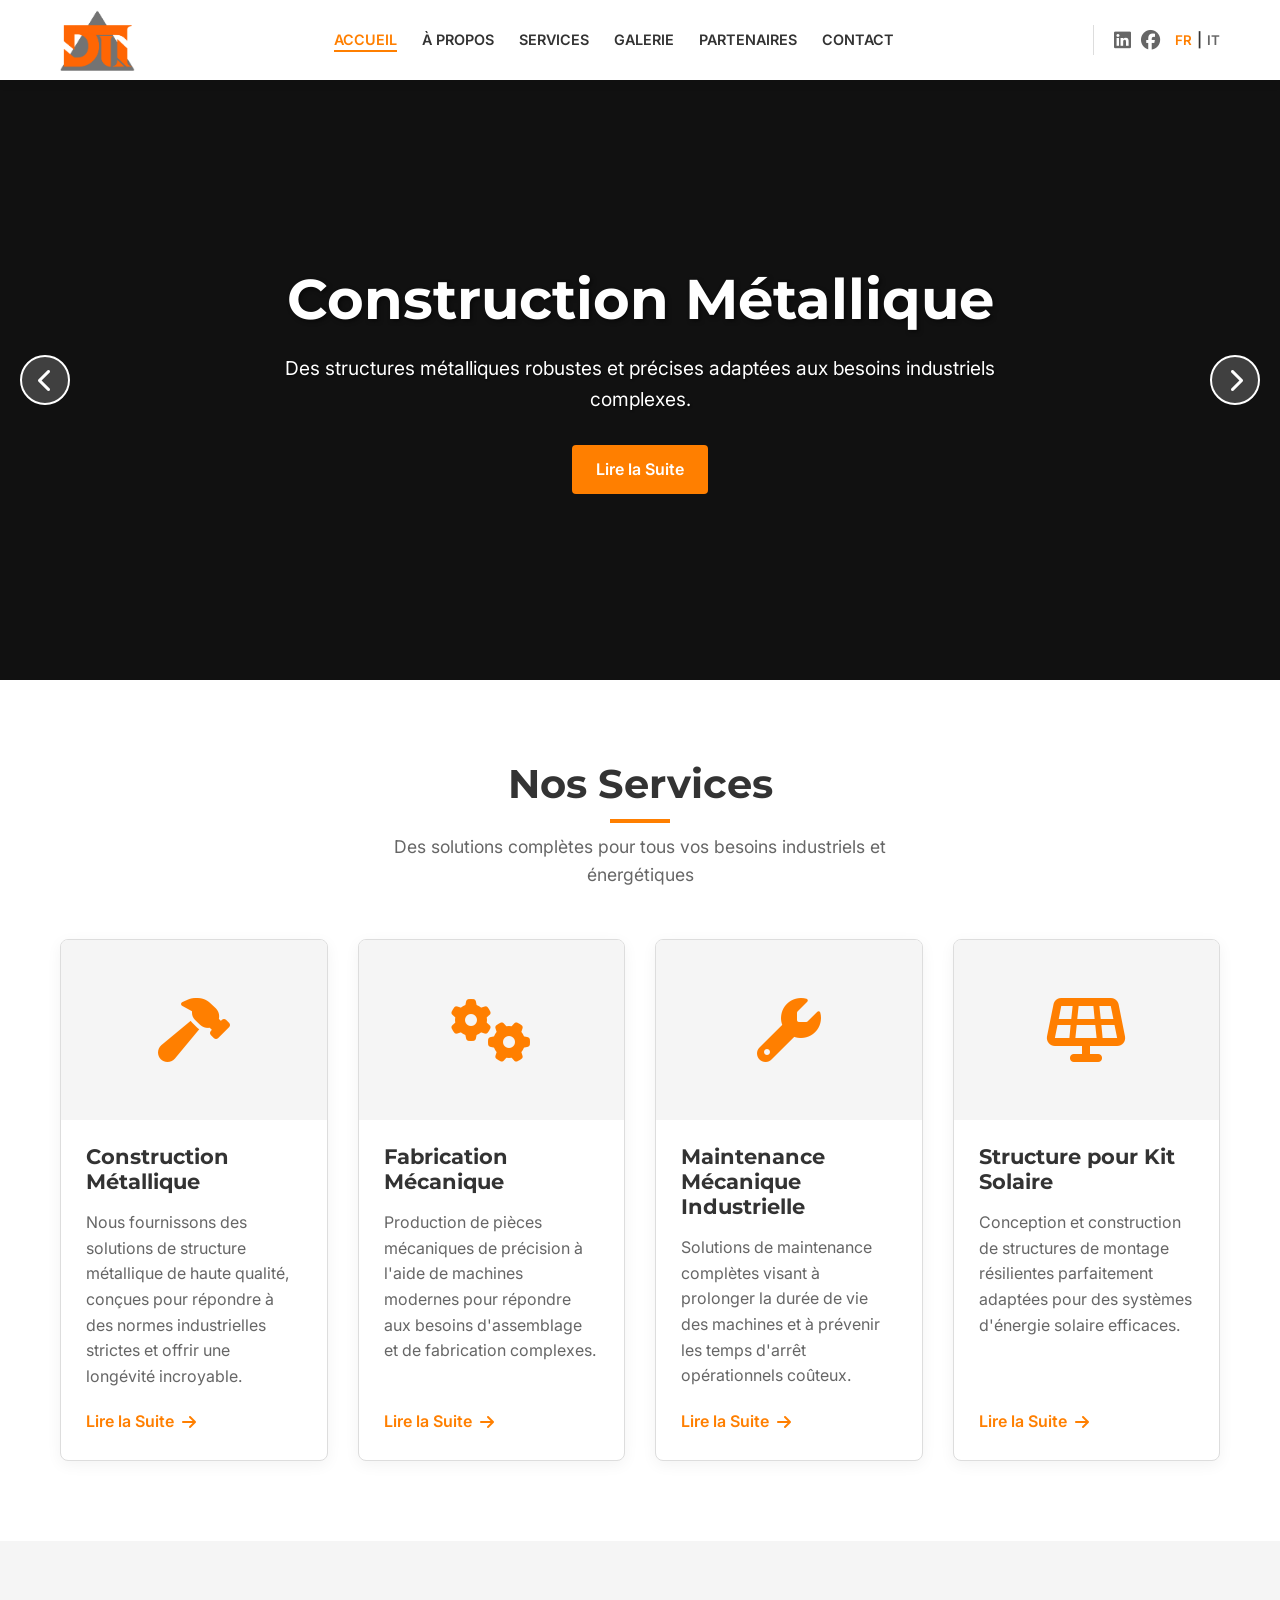
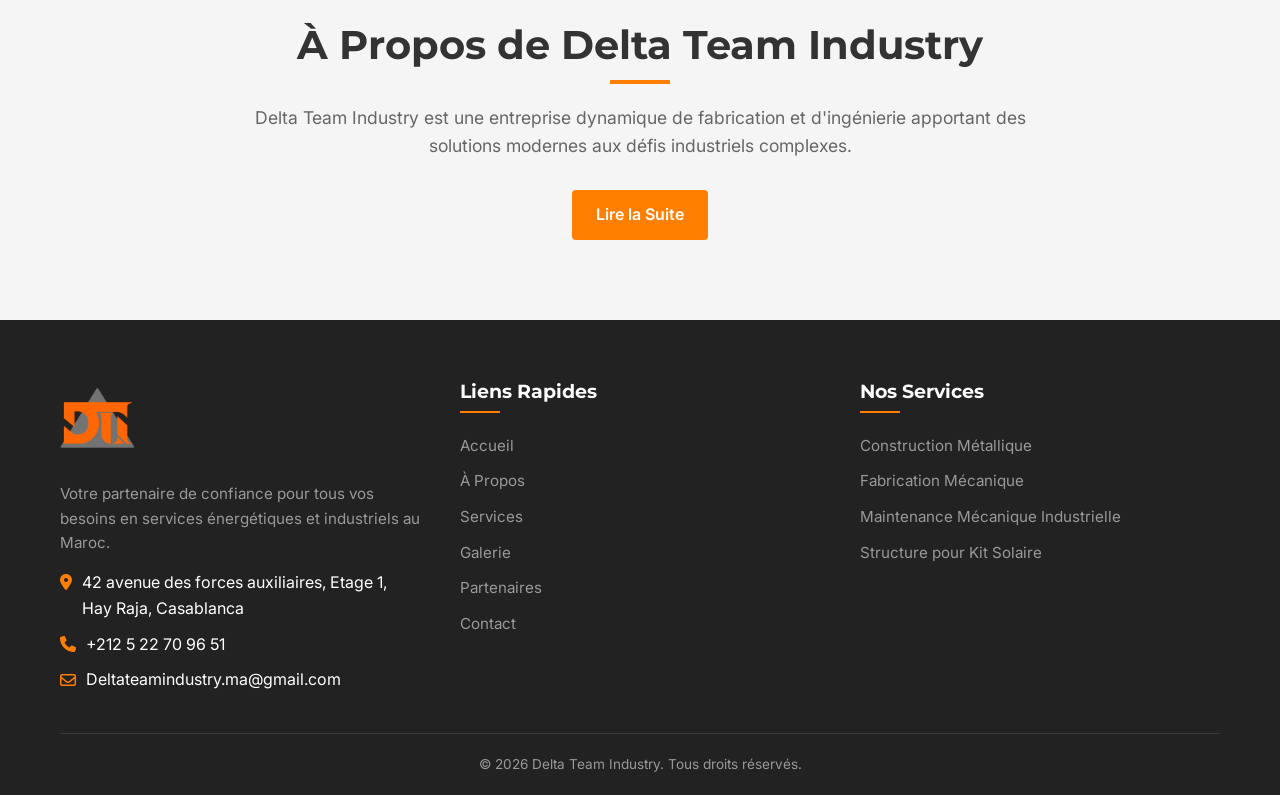
<file: orange 1/orange/index.html>
<!DOCTYPE html>
<html lang="en">

<head>
  <meta charset="UTF-8">
  <meta name="viewport" content="width=device-width, initial-scale=1.0">
  <meta name="description"
    content="Delta Team Industry - Specialists in Metal Construction, Mechanical Manufacturing, Industrial Maintenance, and Solar Structures.">
  <title>Delta Team Industry | Home</title>

  <!-- Fonts -->
  <link rel="preconnect" href="https://fonts.googleapis.com">
  <link rel="preconnect" href="https://fonts.gstatic.com" crossorigin>
  <link
    href="https://fonts.googleapis.com/css2?family=Inter:wght@400;500;600&family=Montserrat:wght@600;700;800&display=swap"
    rel="stylesheet">

  <!-- Icons -->
  <link rel="stylesheet" href="https://cdnjs.cloudflare.com/ajax/libs/font-awesome/6.4.0/css/all.min.css">

  <!-- Styles -->
  <link rel="stylesheet" href="css/style.css">

  <!-- Page Specific CSS: Home Page -->
  <style>
    /* Hero Slider */
    .hero-slider {
      position: relative;
      height: 600px;
      overflow: hidden;
      background-color: var(--bg-dark-gray);
    }

    .slide {
      position: absolute;
      top: 0;
      left: 0;
      width: 100%;
      height: 100%;
      opacity: 0;
      transition: opacity 0.8s ease-in-out;
      display: flex;
      align-items: center;
      justify-content: center;
      background-size: cover;
      background-position: center;
    }

    .slide.active {
      opacity: 1;
      z-index: 10;
    }

    .slide-overlay {
      position: absolute;
      top: 0;
      left: 0;
      width: 100%;
      height: 100%;
      background: rgba(0, 0, 0, 0.5);
    }

    .slide-content {
      position: relative;
      z-index: 20;
      text-align: center;
      color: var(--bg-white);
      max-width: 800px;
      padding: 0 20px;
    }

    .slide-content h2 {
      font-size: 3.5rem;
      color: var(--bg-white);
      margin-bottom: 20px;
      text-shadow: 2px 2px 4px rgba(0, 0, 0, 0.5);
      animation: fadeInUp 0.8s forwards;
    }

    .slide-content p {
      font-size: 1.2rem;
      margin-bottom: 30px;
      text-shadow: 1px 1px 2px rgba(0, 0, 0, 0.5);
      animation: fadeInUp 1s forwards;
    }

    /* Slider Controls */
    .slider-nav {
      position: absolute;
      top: 50%;
      transform: translateY(-50%);
      width: 100%;
      display: flex;
      justify-content: space-between;
      padding: 0 20px;
      z-index: 30;
    }

    .slider-arrow {
      background: rgba(255, 255, 255, 0.2);
      border: 2px solid var(--bg-white);
      color: var(--bg-white);
      width: 50px;
      height: 50px;
      border-radius: 50%;
      display: flex;
      align-items: center;
      justify-content: center;
      cursor: pointer;
      font-size: 1.5rem;
      transition: all var(--transition-speed);
    }

    .slider-arrow:hover {
      background: var(--primary-orange);
      border-color: var(--primary-orange);
    }

    /* Services Section */
    .services-grid {
      display: grid;
      grid-template-columns: repeat(auto-fit, minmax(250px, 1fr));
      gap: 30px;
      margin-top: 50px;
    }

    .service-card {
      background: var(--bg-white);
      border-radius: 8px;
      overflow: hidden;
      box-shadow: 0 4px 15px rgba(0, 0, 0, 0.05);
      transition: transform var(--transition-speed), box-shadow var(--transition-speed);
      border: 1px solid var(--border-color);
      display: flex;
      flex-direction: column;
    }

    .service-card:hover {
      transform: translateY(-10px);
      box-shadow: 0 10px 25px rgba(0, 0, 0, 0.1);
    }

    .service-icon {
      height: 180px;
      background-color: var(--bg-light-gray);
      display: flex;
      align-items: center;
      justify-content: center;
      font-size: 4rem;
      color: var(--primary-orange);
    }

    .service-icon.bg-img {
      background-size: cover;
      background-position: center;
    }

    .service-content {
      padding: 25px;
      flex-grow: 1;
      display: flex;
      flex-direction: column;
    }

    .service-content h3 {
      font-size: 1.3rem;
      margin-bottom: 15px;
    }

    .service-content p {
      color: var(--text-gray);
      margin-bottom: 20px;
      flex-grow: 1;
    }

    .service-link {
      color: var(--primary-orange);
      font-weight: 600;
      display: inline-flex;
      align-items: center;
      gap: 8px;
    }

    .service-link:hover {
      gap: 12px;
      /* Slight animation */
    }

    /* About Section */
    .about-preview {
      background-color: var(--bg-light-gray);
    }

    .about-preview-inner {
      text-align: center;
      max-width: 800px;
      margin: 0 auto;
    }

    .about-preview-inner p {
      font-size: 1.1rem;
      color: var(--text-gray);
      margin-bottom: 30px;
    }

    @keyframes fadeInUp {
      from {
        opacity: 0;
        transform: translateY(20px);
      }

      to {
        opacity: 1;
        transform: translateY(0);
      }
    }

    @media (max-width: 768px) {
      .slide-content h2 {
        font-size: 2.5rem;
      }

      .hero-slider {
        height: 500px;
      }
    }
  </style>
</head>

<body>

  <!-- Header -->
  <header class="site-header">
    <div class="container header-container">

      <!-- Logo -->
      <a href="index.html" class="logo-container">
        <!-- Placeholder for actual PNG logo requested in specs -->
        <img src="651883048_771370736047629_4408473075126551943_n.png" alt="Delta Team Industry Logo" class="site-logo">
      </a>

      <!-- Navigation Wrapper -->
      <nav class="nav-container">
        <div class="main-nav">
          <ul>
            <li><a href="index.html" class="active" data-lang-key="nav_home">Home</a></li>
            <li><a href="about.html" data-lang-key="nav_about">About</a></li>
            <li><a href="services.html" data-lang-key="nav_services">Services</a></li>
            <li><a href="gallery.html" data-lang-key="nav_gallery">Gallery</a></li>
            <li><a href="partners.html" data-lang-key="nav_partners">Partners</a></li>
            <li><a href="contact.html" data-lang-key="nav_contact">Contact</a></li>
          </ul>
        </div>

        <!-- Mobile Utils (Language + Socials) rendered conditionally in JS/CSS -->
        <div class="header-utils-mobile" style="display: none;">
          <div class="social-links">
            <a href="#" aria-label="LinkedIn"><i class="fa-brands fa-linkedin"></i></a>
            <a href="#" aria-label="Facebook"><i class="fa-brands fa-facebook"></i></a>
          </div>
          <div class="lang-switcher">
            <button class="lang-btn active" data-lang="fr">FR</button> |
            <button class="lang-btn" data-lang="it">IT</button>
          </div>
        </div>
      </nav>

      <!-- Desktop Utils -->
      <div class="header-utils">
        <div class="social-links">
          <a href="#" aria-label="LinkedIn"><i class="fa-brands fa-linkedin"></i></a>
          <a href="#" aria-label="Facebook"><i class="fa-brands fa-facebook"></i></a>
        </div>
        <div class="lang-switcher">
          <button class="lang-btn active" data-lang="fr">FR</button> |
          <button class="lang-btn" data-lang="it">IT</button>
        </div>
      </div>

      <!-- Hamburger Menu -->
      <button class="menu-toggle" aria-label="Toggle Navigation">
        <i class="fa-solid fa-bars"></i>
      </button>

    </div>
  </header>

  <!-- Main Content -->
  <main>

    <!-- Hero Slider -->
    <section class="hero-slider">
      <!-- Slide 1 -->
      <div class="slide active"
        style="background-image: url('https://images.unsplash.com/photo-1504307651254-35680f356dfd?ixlib=rb-4.0.3&auto=format&fit=crop&w=1920&q=80');">
        <div class="slide-overlay"></div>
        <div class="slide-content">
          <h2 data-lang-key="srv_metal">Construction Métallique</h2>
          <p data-lang-key="hero_metal_desc">Des structures métalliques robustes et précises adaptées aux besoins industriels complexes.</p>
          <a href="services.html" class="btn" data-lang-key="hero_read_more">Lire la Suite</a>
        </div>
      </div>

      <!-- Slide 2 -->
      <div class="slide"
        style="background-image: url('https://images.unsplash.com/photo-1581091226825-a6a2a5aee158?ixlib=rb-4.0.3&auto=format&fit=crop&w=1920&q=80');">
        <div class="slide-overlay"></div>
        <div class="slide-content">
          <h2 data-lang-key="srv_mech">Fabrication Mécanique</h2>
          <p data-lang-key="hero_mech_desc">Des techniques de fabrication de pointe garantissant durabilité et efficacité.</p>
          <a href="services.html" class="btn" data-lang-key="hero_read_more">Lire la Suite</a>
        </div>
      </div>

      <!-- Slide 3 -->
      <div class="slide"
        style="background-image: url('https://images.unsplash.com/photo-1581092160562-40aa08e78837?ixlib=rb-4.0.3&auto=format&fit=crop&w=1920&q=80');">
        <div class="slide-overlay"></div>
        <div class="slide-content">
          <h2 data-lang-key="srv_maint">Maintenance Mécanique Industrielle</h2>
          <p data-lang-key="hero_maint_desc">Garantissez des opérations fluides grâce à des services de diagnostic et de réparation experts.</p>
          <a href="services.html" class="btn" data-lang-key="hero_read_more">Lire la Suite</a>
        </div>
      </div>

      <!-- Slide 4 -->
      <div class="slide"
        style="background-image: url('https://images.unsplash.com/photo-1508514177221-188b1cf16e9d?ixlib=rb-4.0.3&auto=format&fit=crop&w=1920&q=80');">
        <div class="slide-overlay"></div>
        <div class="slide-content">
          <h2 data-lang-key="srv_solar">Structure pour Kit Solaire</h2>
          <p data-lang-key="hero_solar_desc">Cadres durables spécialement conçus pour les installations d'énergie solaire.</p>
          <a href="services.html" class="btn" data-lang-key="hero_read_more">Lire la Suite</a>
        </div>
      </div>

      <!-- Navigation -->
      <div class="slider-nav">
        <div class="slider-arrow prev-slide"><i class="fa-solid fa-chevron-left"></i></div>
        <div class="slider-arrow next-slide"><i class="fa-solid fa-chevron-right"></i></div>
      </div>
    </section>

    <!-- Services Overview Section -->
    <section class="section">
      <div class="container">
        <div style="text-align: center; margin-bottom: 40px;">
          <h2 class="section-title" data-lang-key="sect_services" style="margin-bottom: 10px;">Nos Services</h2>
          <p data-lang-key="srv_sub_title" style="color: var(--text-gray); font-size: 1.1rem; max-width: 600px; margin: 0 auto;">Des solutions complètes pour tous vos besoins industriels et énergétiques</p>
        </div>

        <div class="services-grid">
          <!-- Service 1 -->
          <div class="service-card">
            <div class="service-icon"><i class="fa-solid fa-hammer"></i></div>
            <div class="service-content">
              <h3 data-lang-key="srv_metal">Construction Métallique</h3>
              <p data-lang-key="srv_metal_desc">Nous fournissons des solutions de structure métallique de haute qualité, conçues pour répondre à des normes industrielles strictes et offrir une longévité incroyable.</p>
              <a href="services.html#metal" class="service-link">
                <span data-lang-key="hero_read_more">Lire la Suite</span> <i class="fa-solid fa-arrow-right"></i>
              </a>
            </div>
          </div>

          <!-- Service 2 -->
          <div class="service-card">
            <div class="service-icon"><i class="fa-solid fa-cogs"></i></div>
            <div class="service-content">
              <h3 data-lang-key="srv_mech">Fabrication Mécanique</h3>
              <p data-lang-key="srv_mech_desc">Production de pièces mécaniques de précision à l'aide de machines modernes pour répondre aux besoins d'assemblage et de fabrication complexes.</p>
              <a href="services.html#mech" class="service-link">
                <span data-lang-key="hero_read_more">Lire la Suite</span> <i class="fa-solid fa-arrow-right"></i>
              </a>
            </div>
          </div>

          <!-- Service 3 -->
          <div class="service-card">
            <div class="service-icon"><i class="fa-solid fa-wrench"></i></div>
            <div class="service-content">
              <h3 data-lang-key="srv_maint">Maintenance Mécanique Industrielle</h3>
              <p data-lang-key="srv_maint_desc">Solutions de maintenance complètes visant à prolonger la durée de vie des machines et à prévenir les temps d'arrêt opérationnels coûteux.</p>
              <a href="services.html#maint" class="service-link">
                <span data-lang-key="hero_read_more">Lire la Suite</span> <i class="fa-solid fa-arrow-right"></i>
              </a>
            </div>
          </div>

          <!-- Service 4 -->
          <div class="service-card">
            <div class="service-icon"><i class="fa-solid fa-solar-panel"></i></div>
            <div class="service-content">
              <h3 data-lang-key="srv_solar">Structure pour Kit Solaire</h3>
              <p data-lang-key="srv_solar_desc">Conception et construction de structures de montage résilientes parfaitement adaptées pour des systèmes d'énergie solaire efficaces.</p>
              <a href="services.html#solar" class="service-link">
                <span data-lang-key="hero_read_more">Lire la Suite</span> <i class="fa-solid fa-arrow-right"></i>
              </a>
            </div>
          </div>
        </div>
      </div>
    </section>

    <!-- About Preview Section -->
    <section class="section about-preview">
      <div class="container">
        <div class="about-preview-inner">
          <h2 class="section-title" data-lang-key="home_about_title">À Propos de Delta Team Industry</h2>
          <p data-lang-key="home_about_desc">Delta Team Industry est une entreprise dynamique de fabrication et d'ingénierie apportant des solutions modernes aux défis industriels complexes.</p>
          <a href="about.html" class="btn" data-lang-key="hero_read_more">Lire la Suite</a>
        </div>
      </div>
    </section>

  </main>

  <!-- Footer -->
  <footer class="site-footer">
    <div class="container">
      <div class="footer-grid">

        <!-- About Col -->
        <div class="footer-col">
          <a href="index.html" style="display: inline-block; margin-bottom: 20px;">
            <img src="651883048_771370736047629_4408473075126551943_n.png" alt="Delta Team Industry Logo" class="site-logo">
          </a>
          <p data-lang-key="footer_tagline" style="margin-bottom: 15px;">Votre partenaire de confiance pour tous vos besoins en services énergétiques et industriels au Maroc.</p>
          <ul class="footer-contact" style="list-style: none; padding: 0;">
            <li style="margin-bottom: 10px; display: flex; align-items: flex-start; gap: 10px;">
              <i class="fa-solid fa-location-dot" style="color: var(--primary-orange); margin-top: 4px;"></i>
              <span data-lang-key="footer_address">42 avenue des forces auxiliaires, Etage 1, Hay Raja, Casablanca</span>
            </li>
            <li style="margin-bottom: 10px; display: flex; align-items: center; gap: 10px;">
              <i class="fa-solid fa-phone" style="color: var(--primary-orange);"></i>
              <span style="direction: ltr; display: inline-block;">+212 5 22 70 96 51</span>
            </li>
            <li style="display: flex; align-items: center; gap: 10px;">
              <i class="fa-regular fa-envelope" style="color: var(--primary-orange);"></i>
              <span>Deltateamindustry.ma@gmail.com</span>
            </li>
          </ul>
        </div>

        <!-- Quick Links -->
        <div class="footer-col">
          <h4 data-lang-key="footer_quick_links">Quick Links</h4>
          <ul class="footer-links">
            <li><a href="index.html" data-lang-key="nav_home">Home</a></li>
            <li><a href="about.html" data-lang-key="nav_about">About</a></li>
            <li><a href="services.html" data-lang-key="nav_services">Services</a></li>
            <li><a href="gallery.html" data-lang-key="nav_gallery">Gallery</a></li>
            <li><a href="partners.html" data-lang-key="nav_partners">Partners</a></li>
            <li><a href="contact.html" data-lang-key="nav_contact">Contact</a></li>
          </ul>
        </div>

        <!-- Services -->
        <div class="footer-col">
          <h4 data-lang-key="footer_our_services">Our Services</h4>
          <ul class="footer-links">
            <li><a href="services.html#metal" data-lang-key="srv_metal">Metal Construction</a></li>
            <li><a href="services.html#mech" data-lang-key="srv_mech">Mechanical Manufacturing</a></li>
            <li><a href="services.html#maint" data-lang-key="srv_maint">Industrial Mechanical Maintenance</a></li>
            <li><a href="services.html#solar" data-lang-key="srv_solar">Structure for Solar Kit</a></li>
          </ul>
        </div>

      </div>

      <div class="footer-bottom">
        <p data-lang-key="footer_rights">&copy; 2026 Delta Team Industry. All rights reserved.</p>
      </div>
    </div>
  </footer>

  <!-- Scripts -->
  <script src="js/main.js"></script>
  <script>
    // Home Page Specific Slider Logic
    document.addEventListener('DOMContentLoaded', () => {
      const slides = document.querySelectorAll('.slide');
      const nextBtn = document.querySelector('.next-slide');
      const prevBtn = document.querySelector('.prev-slide');
      let currentSlide = 0;
      let slideInterval;

      function goToSlide(n) {
        slides[currentSlide].classList.remove('active');
        currentSlide = (n + slides.length) % slides.length;
        slides[currentSlide].classList.add('active');
      }

      function nextSlide() { goToSlide(currentSlide + 1); }
      function prevSlide() { goToSlide(currentSlide - 1); }

      function resetInterval() {
        clearInterval(slideInterval);
        slideInterval = setInterval(nextSlide, 5000);
      }

      nextBtn.addEventListener('click', () => { nextSlide(); resetInterval(); });
      prevBtn.addEventListener('click', () => { prevSlide(); resetInterval(); });

      // Start auto slide
      slideInterval = setInterval(nextSlide, 5000);
    });
  </script>
</body>

</html>
</file>
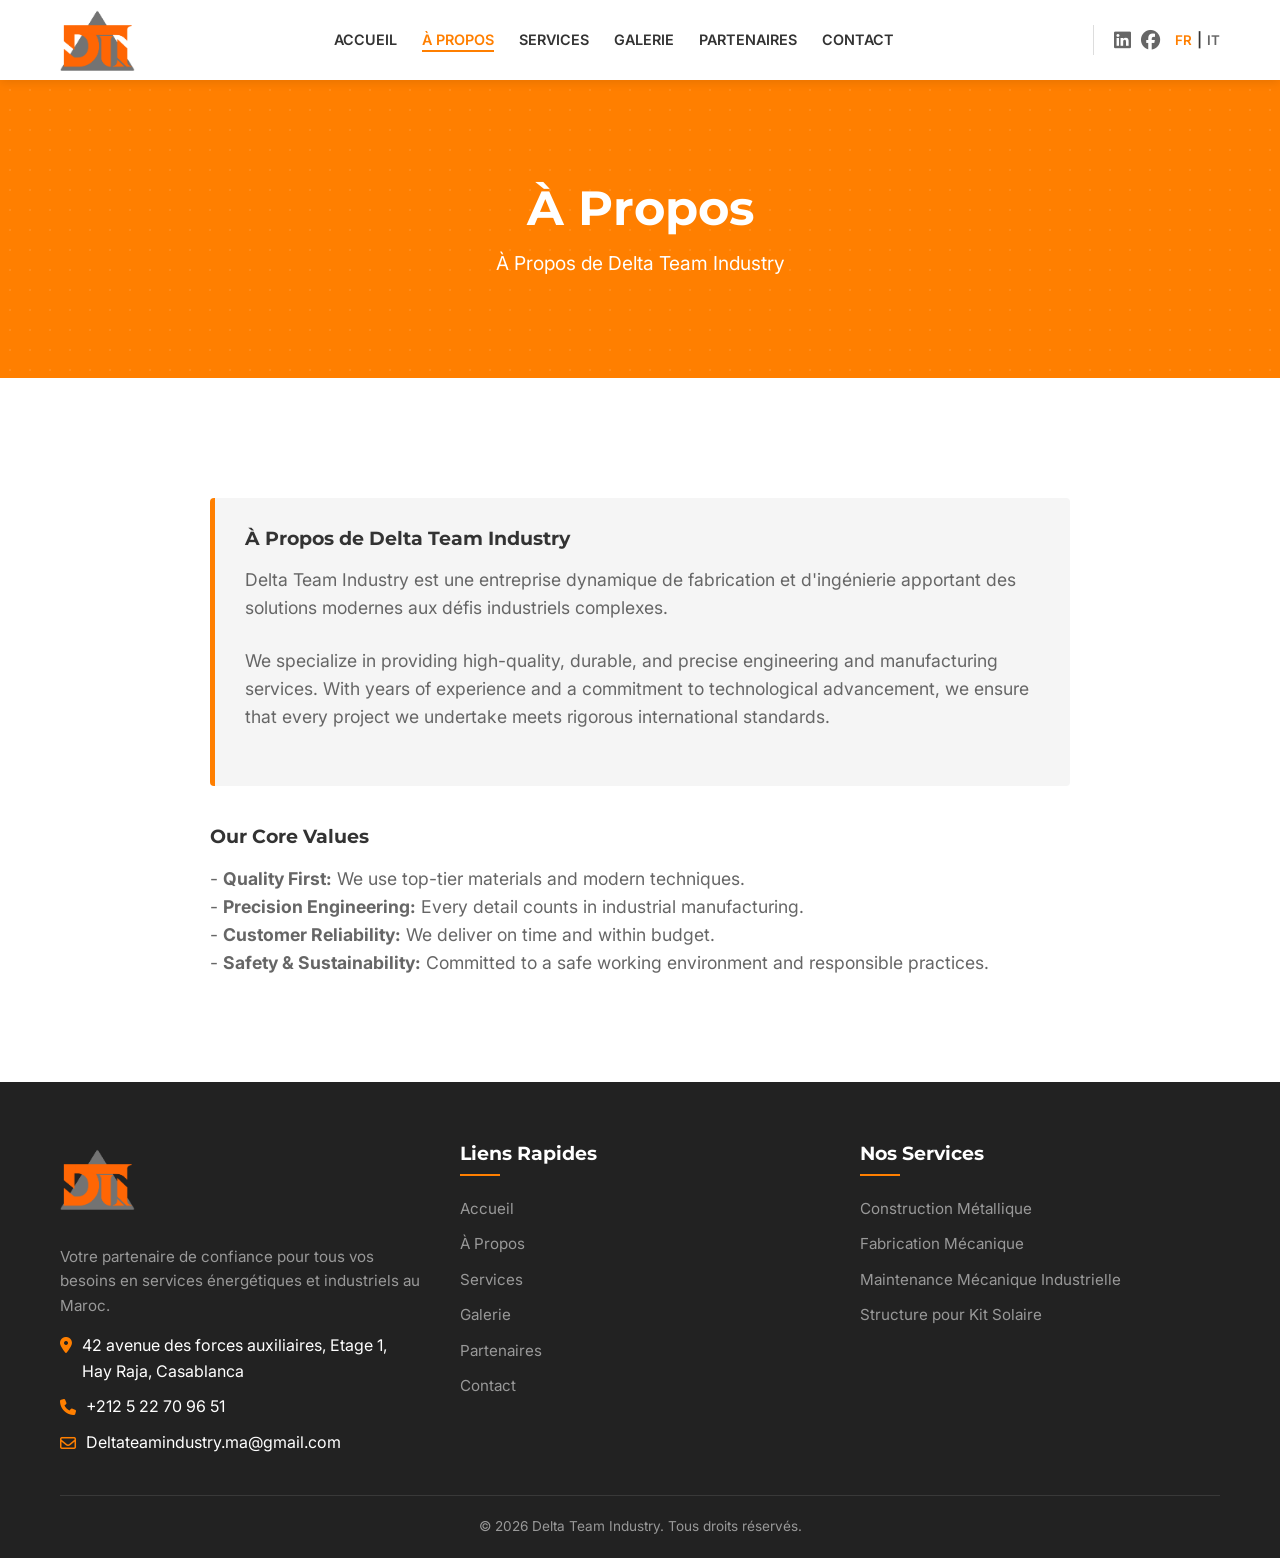
<file: orange 1/orange/about.html>
<!DOCTYPE html>
<html lang="en">
<head>
  <meta charset="UTF-8">
  <meta name="viewport" content="width=device-width, initial-scale=1.0">
  <meta name="description" content="About Delta Team Industry">
  <title>Delta Team Industry | About</title>
  
  <link rel="preconnect" href="https://fonts.googleapis.com">
  <link rel="preconnect" href="https://fonts.gstatic.com" crossorigin>
  <link href="https://fonts.googleapis.com/css2?family=Inter:wght@400;500;600&family=Montserrat:wght@600;700;800&display=swap" rel="stylesheet">
  <link rel="stylesheet" href="https://cdnjs.cloudflare.com/ajax/libs/font-awesome/6.4.0/css/all.min.css">
  
  <link rel="stylesheet" href="css/style.css">
  
  <style>
    /* About Page Specific Styles */
    .page-hero {
      background-color: var(--primary-orange);
      color: var(--bg-white);
      padding: 100px 0;
      text-align: center;
      position: relative;
    }
    
    /* Adds a slight geometric pattern or overlay to the orange banner */
    .page-hero::before {
      content: '';
      position: absolute;
      top: 0; left: 0; right: 0; bottom: 0;
      background-image: radial-gradient(var(--bg-white) 1px, transparent 1px);
      background-size: 20px 20px;
      opacity: 0.1;
    }

    .page-hero h1 {
      font-size: 3rem;
      margin-bottom: 10px;
      color: var(--bg-white);
      position: relative;
      z-index: 2;
    }
    
    .about-content {
      max-width: 900px;
      margin: 0 auto;
    }

    .about-text {
      font-size: 1.1rem;
      color: var(--text-gray);
      margin-bottom: 25px;
    }

    .highlight-box {
      background: var(--bg-light-gray);
      border-left: 5px solid var(--primary-orange);
      padding: 30px;
      margin: 40px 0;
      border-radius: 4px;
    }

    .highlight-box h3 {
      margin-bottom: 15px;
      color: var(--text-dark);
    }
  </style>
</head>
<body>

  <!-- Header -->
  <header class="site-header">
    <div class="container header-container">
      <a href="index.html" class="logo-container">
        <img src="651883048_771370736047629_4408473075126551943_n.png" alt="Delta Team Industry Logo" class="site-logo">
      </a>

      <nav class="nav-container">
        <div class="main-nav">
          <ul>
            <li><a href="index.html" data-lang-key="nav_home">Home</a></li>
            <li><a href="about.html" class="active" data-lang-key="nav_about">About</a></li>
            <li><a href="services.html" data-lang-key="nav_services">Services</a></li>
            <li><a href="gallery.html" data-lang-key="nav_gallery">Gallery</a></li>
            <li><a href="partners.html" data-lang-key="nav_partners">Partners</a></li>
            <li><a href="contact.html" data-lang-key="nav_contact">Contact</a></li>
          </ul>
        </div>
        
        <div class="header-utils-mobile" style="display: none;">
          <div class="social-links">
            <a href="#" aria-label="LinkedIn"><i class="fa-brands fa-linkedin"></i></a>
            <a href="#" aria-label="Facebook"><i class="fa-brands fa-facebook"></i></a>
          </div>
          <div class="lang-switcher">
            <button class="lang-btn active" data-lang="fr">FR</button> |
            <button class="lang-btn" data-lang="it">IT</button>
          </div>
        </div>
      </nav>

      <div class="header-utils">
        <div class="social-links">
          <a href="#" aria-label="LinkedIn"><i class="fa-brands fa-linkedin"></i></a>
          <a href="#" aria-label="Facebook"><i class="fa-brands fa-facebook"></i></a>
        </div>
        <div class="lang-switcher">
          <button class="lang-btn active" data-lang="fr">FR</button> |
          <button class="lang-btn" data-lang="it">IT</button>
        </div>
      </div>

      <button class="menu-toggle" aria-label="Toggle Navigation">
        <i class="fa-solid fa-bars"></i>
      </button>
    </div>
  </header>

  <main>
    <!-- Orange Header Banner (Requested explicitly) -->
    <section class="page-hero">
      <div class="container">
        <h1 data-lang-key="nav_about">About Us</h1>
        <p style="position: relative; z-index: 2; font-size: 1.2rem;" data-lang-key="home_about_title">Delta Team Industry</p>
      </div>
    </section>

    <!-- Company Details -->
    <section class="section">
      <div class="container about-content">
        <div class="highlight-box">
          <h3 data-lang-key="home_about_title">Who We Are</h3>
          <p class="about-text" data-lang-key="home_about_desc">Delta Team Industry is a dynamic manufacturing and engineering company bringing modern solutions to complex industrial challenges.</p>
          <p class="about-text">We specialize in providing high-quality, durable, and precise engineering and manufacturing services. With years of experience and a commitment to technological advancement, we ensure that every project we undertake meets rigorous international standards.</p>
        </div>

        <h3>Our Core Values</h3>
        <p class="about-text">
          - <strong>Quality First:</strong> We use top-tier materials and modern techniques.<br>
          - <strong>Precision Engineering:</strong> Every detail counts in industrial manufacturing.<br>
          - <strong>Customer Reliability:</strong> We deliver on time and within budget.<br>
          - <strong>Safety & Sustainability:</strong> Committed to a safe working environment and responsible practices.
        </p>

        <!-- Removing the "Ready to Start Your Project" full orange section as requested -->
      </div>
    </section>

  </main>

  <!-- Footer -->
  <footer class="site-footer">
    <div class="container">
      <div class="footer-grid">

        <!-- About Col -->
        <div class="footer-col">
          <a href="index.html" style="display: inline-block; margin-bottom: 20px;">
            <img src="651883048_771370736047629_4408473075126551943_n.png" alt="Delta Team Industry Logo" class="site-logo">
          </a>
          <p style="margin-bottom: 15px;">Votre partenaire de confiance pour tous vos besoins en services énergétiques et industriels au Maroc.</p>
          <ul class="footer-contact" style="list-style: none; padding: 0;">
            <li style="margin-bottom: 10px; display: flex; align-items: flex-start; gap: 10px;">
              <i class="fa-solid fa-location-dot" style="color: var(--primary-orange); margin-top: 4px;"></i>
              <span>42 avenue des forces auxiliaires, Etage 1, Hay Raja, Casablanca</span>
            </li>
            <li style="margin-bottom: 10px; display: flex; align-items: center; gap: 10px;">
              <i class="fa-solid fa-phone" style="color: var(--primary-orange);"></i>
              <span style="direction: ltr; display: inline-block;">+212 5 22 70 96 51</span>
            </li>
            <li style="display: flex; align-items: center; gap: 10px;">
              <i class="fa-regular fa-envelope" style="color: var(--primary-orange);"></i>
              <span>Deltateamindustry.ma@gmail.com</span>
            </li>
          </ul>
        </div>

        <!-- Quick Links -->
        <div class="footer-col">
          <h4 data-lang-key="footer_quick_links">Quick Links</h4>
          <ul class="footer-links">
            <li><a href="index.html" data-lang-key="nav_home">Home</a></li>
            <li><a href="about.html" data-lang-key="nav_about">About</a></li>
            <li><a href="services.html" data-lang-key="nav_services">Services</a></li>
            <li><a href="gallery.html" data-lang-key="nav_gallery">Gallery</a></li>
            <li><a href="partners.html" data-lang-key="nav_partners">Partners</a></li>
            <li><a href="contact.html" data-lang-key="nav_contact">Contact</a></li>
          </ul>
        </div>

        <!-- Services -->
        <div class="footer-col">
          <h4 data-lang-key="footer_our_services">Our Services</h4>
          <ul class="footer-links">
            <li><a href="services.html#metal" data-lang-key="srv_metal">Metal Construction</a></li>
            <li><a href="services.html#mech" data-lang-key="srv_mech">Mechanical Manufacturing</a></li>
            <li><a href="services.html#maint" data-lang-key="srv_maint">Industrial Mechanical Maintenance</a></li>
            <li><a href="services.html#solar" data-lang-key="srv_solar">Structure for Solar Kit</a></li>
          </ul>
        </div>

      </div>

      <div class="footer-bottom">
        <p data-lang-key="footer_rights">&copy; 2026 Delta Team Industry. All rights reserved.</p>
      </div>
    </div>
  </footer>

  <script src="js/main.js"></script>
</body>
</html>
</file>
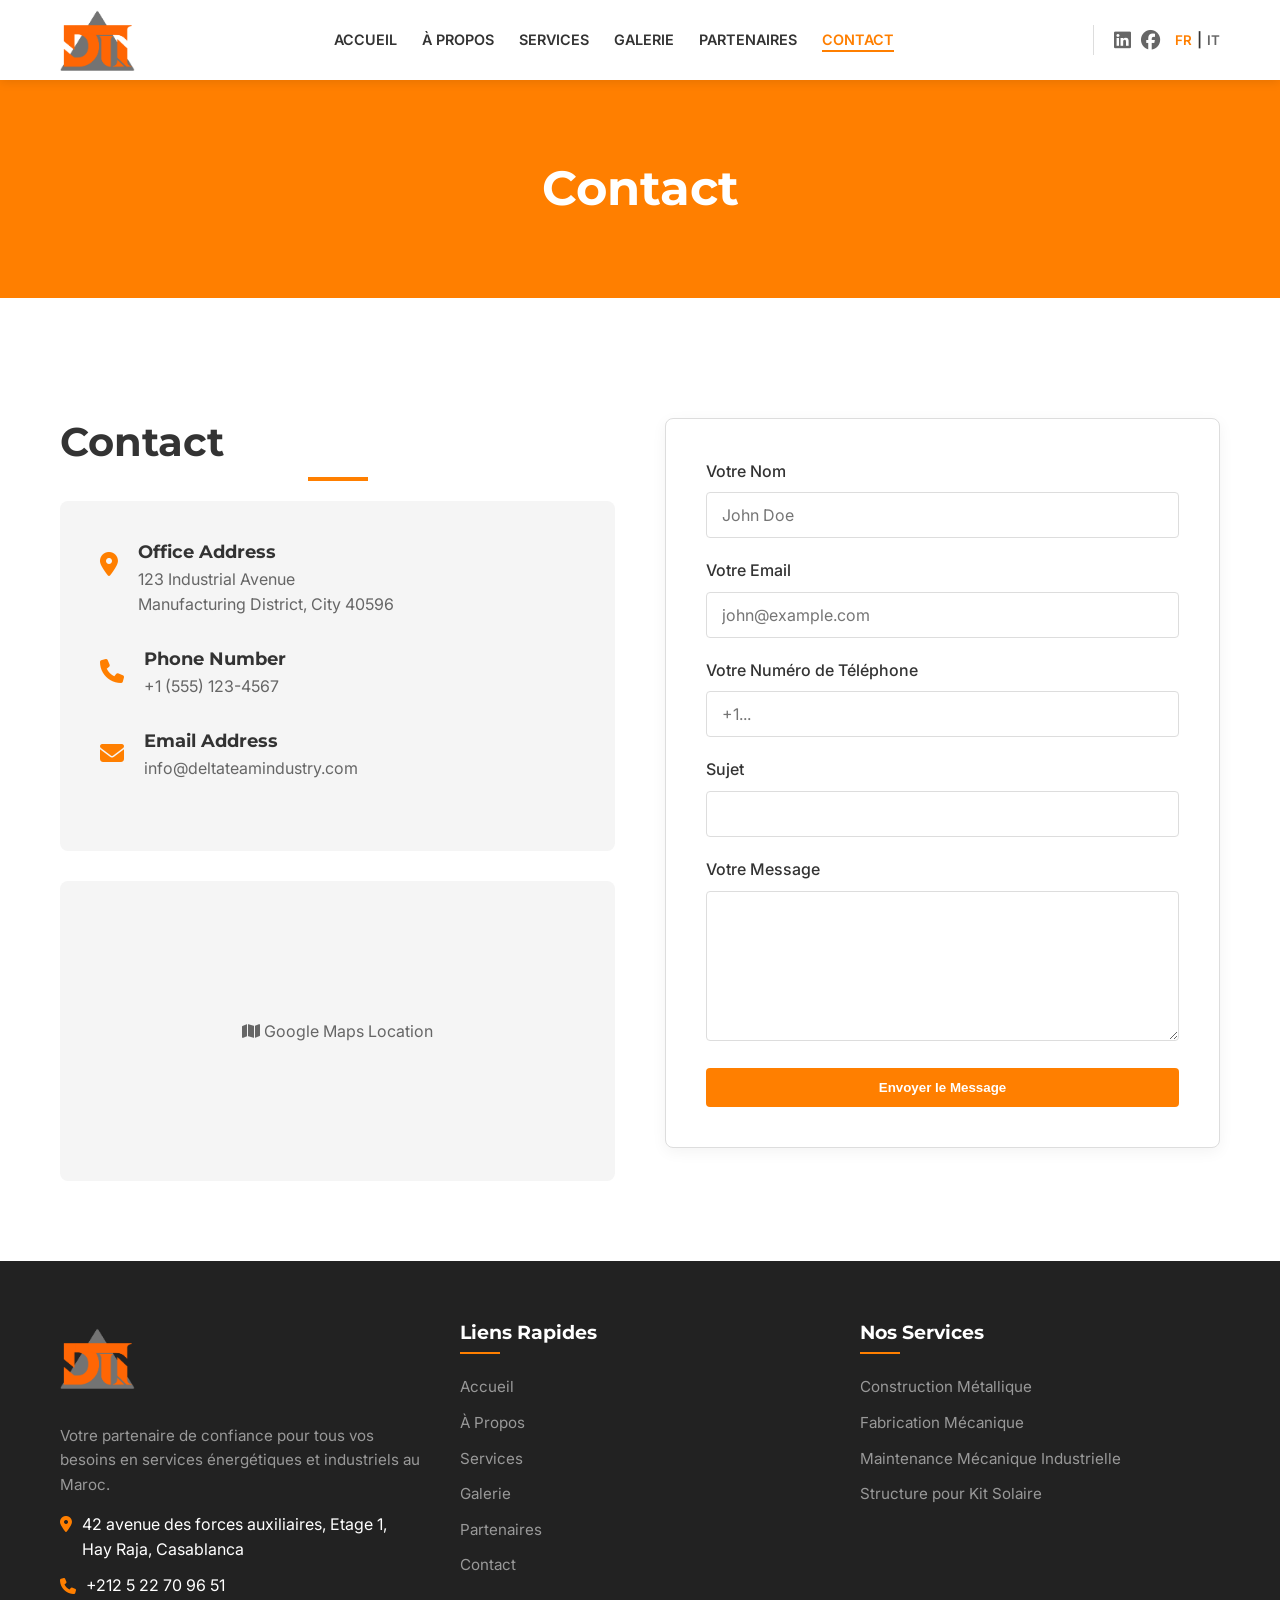
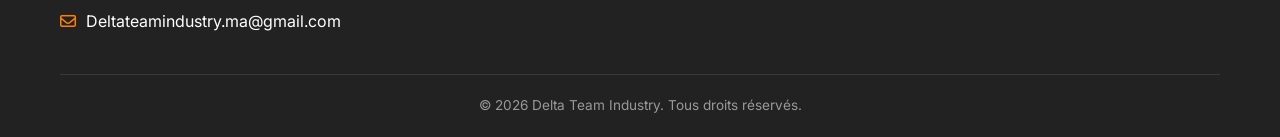
<file: orange 1/orange/contact.html>
<!DOCTYPE html>
<html lang="en">
<head>
  <meta charset="UTF-8">
  <meta name="viewport" content="width=device-width, initial-scale=1.0">
  <meta name="description" content="Contact Delta Team Industry">
  <title>Delta Team Industry | Contact</title>
  
  <link rel="preconnect" href="https://fonts.googleapis.com">
  <link rel="preconnect" href="https://fonts.gstatic.com" crossorigin>
  <link href="https://fonts.googleapis.com/css2?family=Inter:wght@400;500;600&family=Montserrat:wght@600;700;800&display=swap" rel="stylesheet">
  <link rel="stylesheet" href="https://cdnjs.cloudflare.com/ajax/libs/font-awesome/6.4.0/css/all.min.css">
  
  <link rel="stylesheet" href="css/style.css">
  
  <style>
    /* Contact Page Specific Styles */
    .page-hero {
      background-color: var(--primary-orange);
      color: var(--bg-white);
      padding: 80px 0;
      text-align: center;
      position: relative;
    }

    .page-hero h1 {
      font-size: 3rem;
      margin-bottom: 0;
      color: var(--bg-white);
    }
    
    .contact-layout {
      display: grid;
      grid-template-columns: 1fr 1fr;
      gap: 50px;
      margin-top: 40px;
    }

    .contact-info-card {
      background: var(--bg-light-gray);
      padding: 40px;
      border-radius: 8px;
    }

    .info-item {
      display: flex;
      align-items: flex-start;
      margin-bottom: 30px;
    }

    .info-icon {
      font-size: 1.5rem;
      color: var(--primary-orange);
      margin-right: 20px;
      margin-top: 5px;
    }

    .info-item h4 {
      margin-bottom: 5px;
      font-size: 1.1rem;
    }

    .info-item p {
      color: var(--text-gray);
    }

    .contact-form {
      background: var(--bg-white);
      padding: 40px;
      border-radius: 8px;
      box-shadow: 0 4px 15px rgba(0,0,0,0.05);
      border: 1px solid var(--border-color);
    }

    .form-group {
      margin-bottom: 20px;
    }

    .form-group label {
      display: block;
      margin-bottom: 8px;
      font-weight: 500;
      color: var(--text-dark);
    }

    .form-control {
      width: 100%;
      padding: 12px 15px;
      border: 1px solid var(--border-color);
      border-radius: 4px;
      font-family: inherit;
      font-size: 1rem;
      transition: border-color var(--transition-speed);
    }

    .form-control:focus {
      outline: none;
      border-color: var(--primary-orange);
    }

    textarea.form-control {
      resize: vertical;
      min-height: 150px;
    }

    .error-msg {
      color: #dc3545;
      font-size: 0.85rem;
      margin-top: 5px;
      display: none;
    }

    .success-msg {
      background-color: #d4edda;
      color: #155724;
      padding: 15px;
      border-radius: 4px;
      margin-bottom: 20px;
      display: none;
    }

    @media (max-width: 900px) {
      .contact-layout {
        grid-template-columns: 1fr;
      }
    }
  </style>
</head>
<body>

  <!-- Header -->
  <header class="site-header">
    <div class="container header-container">
      <a href="index.html" class="logo-container">
        <img src="651883048_771370736047629_4408473075126551943_n.png" alt="Delta Team Industry Logo" class="site-logo">
      </a>

      <nav class="nav-container">
        <div class="main-nav">
          <ul>
            <li><a href="index.html" data-lang-key="nav_home">Home</a></li>
            <li><a href="about.html" data-lang-key="nav_about">About</a></li>
            <li><a href="services.html" data-lang-key="nav_services">Services</a></li>
            <li><a href="gallery.html" data-lang-key="nav_gallery">Gallery</a></li>
            <li><a href="partners.html" data-lang-key="nav_partners">Partners</a></li>
            <li><a href="contact.html" class="active" data-lang-key="nav_contact">Contact</a></li>
          </ul>
        </div>
        
        <div class="header-utils-mobile" style="display: none;">
          <div class="social-links">
            <a href="#" aria-label="LinkedIn"><i class="fa-brands fa-linkedin"></i></a>
            <a href="#" aria-label="Facebook"><i class="fa-brands fa-facebook"></i></a>
          </div>
          <div class="lang-switcher">
            <button class="lang-btn active" data-lang="fr">FR</button> |
            <button class="lang-btn" data-lang="it">IT</button>
          </div>
        </div>
      </nav>

      <div class="header-utils">
        <div class="social-links">
          <a href="#" aria-label="LinkedIn"><i class="fa-brands fa-linkedin"></i></a>
          <a href="#" aria-label="Facebook"><i class="fa-brands fa-facebook"></i></a>
        </div>
        <div class="lang-switcher">
          <button class="lang-btn active" data-lang="fr">FR</button> |
          <button class="lang-btn" data-lang="it">IT</button>
        </div>
      </div>

      <button class="menu-toggle" aria-label="Toggle Navigation">
        <i class="fa-solid fa-bars"></i>
      </button>
    </div>
  </header>

  <main>
    <section class="page-hero">
      <div class="container">
        <h1 data-lang-key="nav_contact">Contact Us</h1>
      </div>
    </section>

    <section class="section">
      <div class="container">
        <div class="contact-layout">
          
          <!-- Contact Info -->
          <div>
            <h2 class="section-title" style="text-align: left;" data-lang-key="nav_contact">Get In Touch</h2>
            <div class="contact-info-card">
              
              <div class="info-item">
                <div class="info-icon"><i class="fa-solid fa-location-dot"></i></div>
                <div>
                  <h4>Office Address</h4>
                  <p>123 Industrial Avenue<br>Manufacturing District, City 40596</p>
                </div>
              </div>
              
              <div class="info-item">
                <div class="info-icon"><i class="fa-solid fa-phone"></i></div>
                <div>
                  <h4>Phone Number</h4>
                  <p>+1 (555) 123-4567</p>
                </div>
              </div>
              
              <div class="info-item">
                <div class="info-icon"><i class="fa-solid fa-envelope"></i></div>
                <div>
                  <h4>Email Address</h4>
                  <p>info@deltateamindustry.com</p>
                </div>
              </div>

            </div>

            <!-- Optional Map -->
            <div style="margin-top: 30px; border-radius: 8px; overflow: hidden; height: 300px; background: var(--bg-light-gray); display: flex; align-items: center; justify-content: center; color: var(--text-gray);">
               <!-- Replace with actual Google Maps Iframe -->
               <p><i class="fa-solid fa-map"></i> Google Maps Location</p>
            </div>
          </div>

          <!-- Contact Form -->
          <div>
            <div class="contact-form">
              <div class="success-msg" id="form-success">Thank you! Your message has been sent successfully.</div>
              
              <form id="contactForm" onsubmit="return false;">
                
                <div class="form-group">
                  <label for="name" data-lang-key="form_name">Your Name</label>
                  <input type="text" id="name" class="form-control" placeholder="John Doe" required>
                  <div class="error-msg" id="err-name">Please enter your name.</div>
                </div>

                <div class="form-group">
                  <label for="email" data-lang-key="form_email">Your Email</label>
                  <input type="email" id="email" class="form-control" placeholder="john@example.com" required>
                  <div class="error-msg" id="err-email">Please enter a valid email address.</div>
                </div>

                <div class="form-group">
                  <label for="phone" data-lang-key="form_phone">Phone Number</label>
                  <input type="tel" id="phone" class="form-control" placeholder="+1..." required>
                  <div class="error-msg" id="err-phone">Please enter your phone number.</div>
                </div>

                <div class="form-group">
                  <label for="subject" data-lang-key="form_subject">Subject</label>
                  <input type="text" id="subject" class="form-control" required>
                </div>

                <div class="form-group">
                  <label for="message" data-lang-key="form_message">Message</label>
                  <textarea id="message" class="form-control" required></textarea>
                </div>

                <button type="submit" class="btn" style="width: 100%;" onclick="validateForm()" data-lang-key="form_submit">Send Message</button>

              </form>
            </div>
          </div>

        </div>
      </div>
    </section>
  </main>

  <!-- Footer -->
  <footer class="site-footer">
    <div class="container">
      <div class="footer-grid">

        <!-- About Col -->
        <div class="footer-col">
          <a href="index.html" style="display: inline-block; margin-bottom: 20px;">
            <img src="651883048_771370736047629_4408473075126551943_n.png" alt="Delta Team Industry Logo" class="site-logo">
          </a>
          <p style="margin-bottom: 15px;">Votre partenaire de confiance pour tous vos besoins en services énergétiques et industriels au Maroc.</p>
          <ul class="footer-contact" style="list-style: none; padding: 0;">
            <li style="margin-bottom: 10px; display: flex; align-items: flex-start; gap: 10px;">
              <i class="fa-solid fa-location-dot" style="color: var(--primary-orange); margin-top: 4px;"></i>
              <span>42 avenue des forces auxiliaires, Etage 1, Hay Raja, Casablanca</span>
            </li>
            <li style="margin-bottom: 10px; display: flex; align-items: center; gap: 10px;">
              <i class="fa-solid fa-phone" style="color: var(--primary-orange);"></i>
              <span style="direction: ltr; display: inline-block;">+212 5 22 70 96 51</span>
            </li>
            <li style="display: flex; align-items: center; gap: 10px;">
              <i class="fa-regular fa-envelope" style="color: var(--primary-orange);"></i>
              <span>Deltateamindustry.ma@gmail.com</span>
            </li>
          </ul>
        </div>

        <!-- Quick Links -->
        <div class="footer-col">
          <h4 data-lang-key="footer_quick_links">Quick Links</h4>
          <ul class="footer-links">
            <li><a href="index.html" data-lang-key="nav_home">Home</a></li>
            <li><a href="about.html" data-lang-key="nav_about">About</a></li>
            <li><a href="services.html" data-lang-key="nav_services">Services</a></li>
            <li><a href="gallery.html" data-lang-key="nav_gallery">Gallery</a></li>
            <li><a href="partners.html" data-lang-key="nav_partners">Partners</a></li>
            <li><a href="contact.html" data-lang-key="nav_contact">Contact</a></li>
          </ul>
        </div>

        <!-- Services -->
        <div class="footer-col">
          <h4 data-lang-key="footer_our_services">Our Services</h4>
          <ul class="footer-links">
            <li><a href="services.html#metal" data-lang-key="srv_metal">Metal Construction</a></li>
            <li><a href="services.html#mech" data-lang-key="srv_mech">Mechanical Manufacturing</a></li>
            <li><a href="services.html#maint" data-lang-key="srv_maint">Industrial Mechanical Maintenance</a></li>
            <li><a href="services.html#solar" data-lang-key="srv_solar">Structure for Solar Kit</a></li>
          </ul>
        </div>

      </div>

      <div class="footer-bottom">
        <p data-lang-key="footer_rights">&copy; 2026 Delta Team Industry. All rights reserved.</p>
      </div>
    </div>
  </footer>

  <script src="js/main.js"></script>
  <script>
    // Native Contact Form Validation Logic
    function validateForm() {
      const name = document.getElementById('name');
      const email = document.getElementById('email');
      const phone = document.getElementById('phone');
      
      let isValid = true;
      
      // Reset errors
      document.querySelectorAll('.error-msg').forEach(el => el.style.display = 'none');

      if (!name.value.trim()) {
        document.getElementById('err-name').style.display = 'block';
        isValid = false;
      }
      
      if (!email.value.trim() || !email.value.includes('@')) {
        document.getElementById('err-email').style.display = 'block';
        isValid = false;
      }

      if (!phone.value.trim()) {
        document.getElementById('err-phone').style.display = 'block';
        isValid = false;
      }

      if (isValid) {
        document.getElementById('form-success').style.display = 'block';
        document.getElementById('contactForm').reset();
        
        // Hide success after 5 seconds
        setTimeout(() => {
          document.getElementById('form-success').style.display = 'none';
        }, 5000);
      }
    }
  </script>
</body>
</html>
</file>
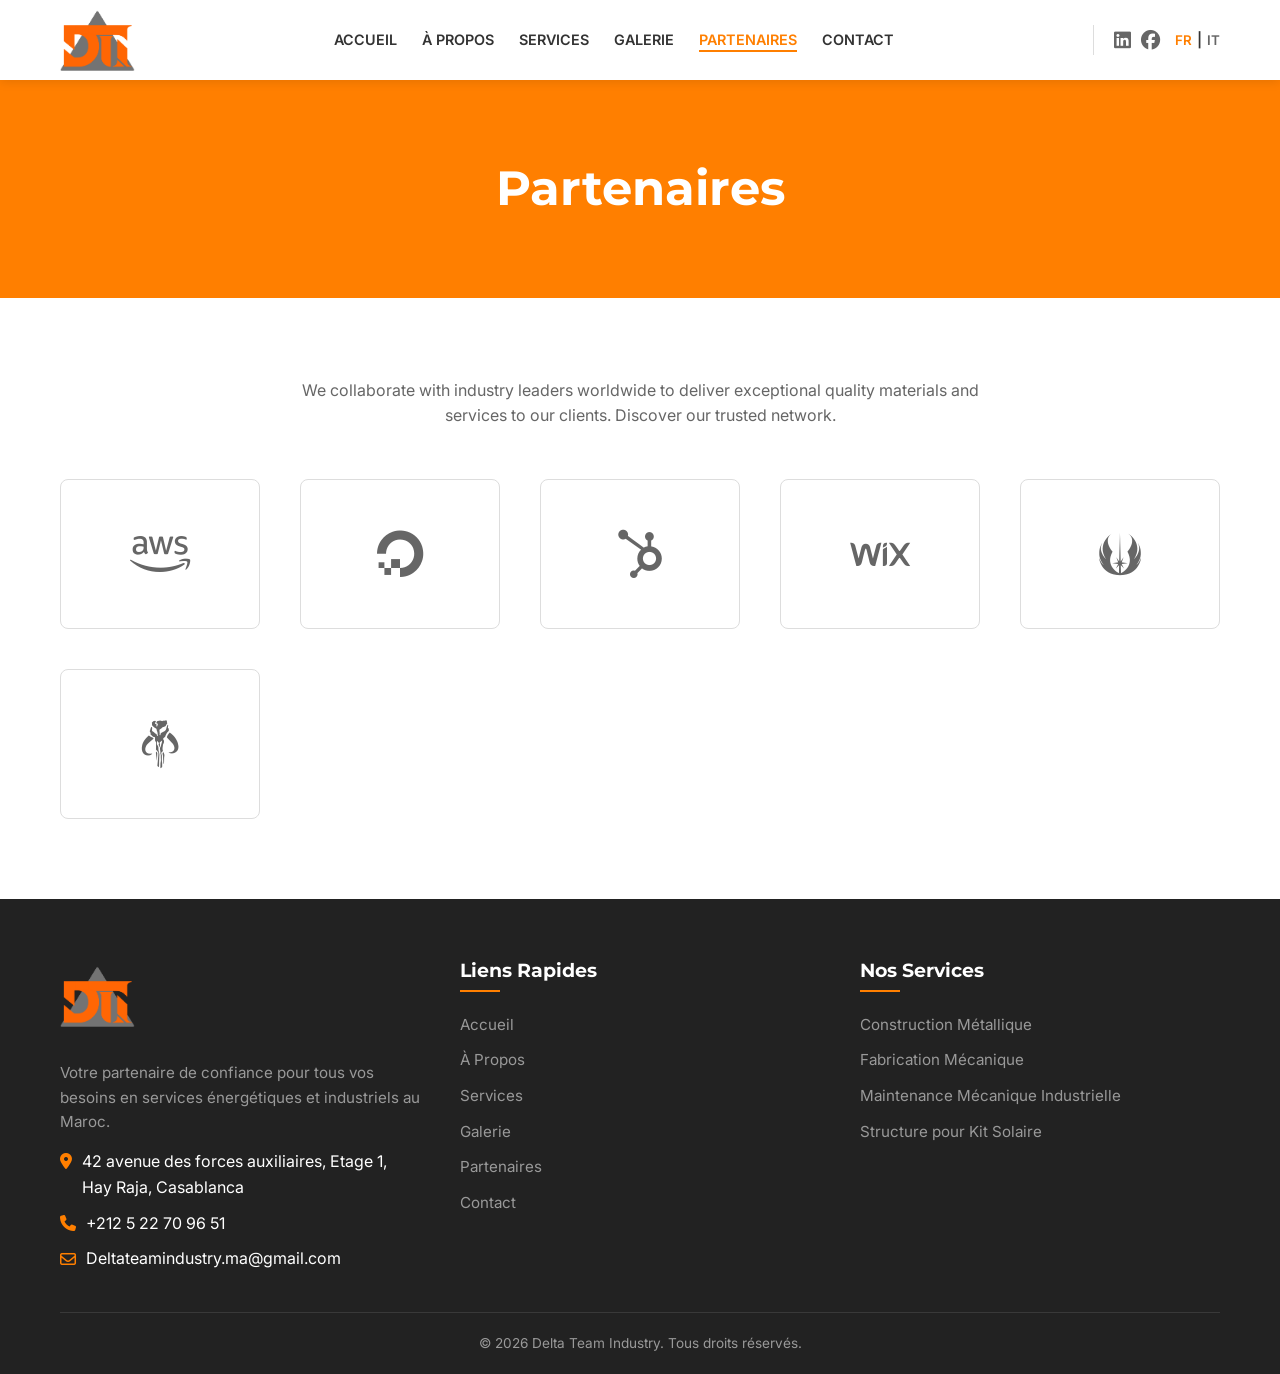
<file: orange 1/orange/partners.html>
<!DOCTYPE html>
<html lang="en">
<head>
  <meta charset="UTF-8">
  <meta name="viewport" content="width=device-width, initial-scale=1.0">
  <meta name="description" content="Partners of Delta Team Industry">
  <title>Delta Team Industry | Partners</title>
  
  <link rel="preconnect" href="https://fonts.googleapis.com">
  <link rel="preconnect" href="https://fonts.gstatic.com" crossorigin>
  <link href="https://fonts.googleapis.com/css2?family=Inter:wght@400;500;600&family=Montserrat:wght@600;700;800&display=swap" rel="stylesheet">
  <link rel="stylesheet" href="https://cdnjs.cloudflare.com/ajax/libs/font-awesome/6.4.0/css/all.min.css">
  
  <link rel="stylesheet" href="css/style.css">
  
  <style>
    /* Partners Page Styles */
    .page-hero {
      background-color: var(--primary-orange);
      color: var(--bg-white);
      padding: 80px 0;
      text-align: center;
    }

    .page-hero h1 {
      font-size: 3rem;
      margin-bottom: 0;
      color: var(--bg-white);
    }
    
    .partners-grid {
      display: grid;
      grid-template-columns: repeat(auto-fit, minmax(200px, 1fr));
      gap: 40px;
      margin-top: 50px;
      align-items: center;
    }
    
    .partner-card {
      background: var(--bg-white);
      border: 1px solid var(--border-color);
      border-radius: 8px;
      padding: 40px;
      height: 150px;
      display: flex;
      align-items: center;
      justify-content: center;
      transition: transform var(--transition-speed), box-shadow var(--transition-speed);
      cursor: pointer;
    }

    .partner-card:hover {
      transform: translateY(-5px);
      box-shadow: 0 10px 20px rgba(0,0,0,0.08);
      border-color: var(--primary-orange);
    }

    .partner-card img {
      max-height: 80px;
      max-width: 100%;
      filter: grayscale(100%);
      transition: filter var(--transition-speed);
    }

    .partner-card:hover img {
      filter: grayscale(0%);
    }
  </style>
</head>
<body>

  <!-- Header -->
  <header class="site-header">
    <div class="container header-container">
      <a href="index.html" class="logo-container">
        <img src="651883048_771370736047629_4408473075126551943_n.png" alt="Delta Team Industry Logo" class="site-logo">
      </a>

      <nav class="nav-container">
        <div class="main-nav">
          <ul>
            <li><a href="index.html" data-lang-key="nav_home">Home</a></li>
            <li><a href="about.html" data-lang-key="nav_about">About</a></li>
            <li><a href="services.html" data-lang-key="nav_services">Services</a></li>
            <li><a href="gallery.html" data-lang-key="nav_gallery">Gallery</a></li>
            <li><a href="partners.html" class="active" data-lang-key="nav_partners">Partners</a></li>
            <li><a href="contact.html" data-lang-key="nav_contact">Contact</a></li>
          </ul>
        </div>
        
        <div class="header-utils-mobile" style="display: none;">
          <div class="social-links">
            <a href="#" aria-label="LinkedIn"><i class="fa-brands fa-linkedin"></i></a>
            <a href="#" aria-label="Facebook"><i class="fa-brands fa-facebook"></i></a>
          </div>
          <div class="lang-switcher">
            <button class="lang-btn active" data-lang="fr">FR</button> |
            <button class="lang-btn" data-lang="it">IT</button>
          </div>
        </div>
      </nav>

      <div class="header-utils">
        <div class="social-links">
          <a href="#" aria-label="LinkedIn"><i class="fa-brands fa-linkedin"></i></a>
          <a href="#" aria-label="Facebook"><i class="fa-brands fa-facebook"></i></a>
        </div>
        <div class="lang-switcher">
          <button class="lang-btn active" data-lang="fr">FR</button> |
          <button class="lang-btn" data-lang="it">IT</button>
        </div>
      </div>

      <button class="menu-toggle" aria-label="Toggle Navigation">
        <i class="fa-solid fa-bars"></i>
      </button>
    </div>
  </header>

  <main>
    <section class="page-hero">
      <div class="container">
        <h1 data-lang-key="nav_partners">Our Partners</h1>
      </div>
    </section>

    <section class="section">
      <div class="container">
        <!-- Replaced Become a Partner section with a pure partner logo grid -->
        <p style="text-align: center; color: var(--text-gray); max-width: 700px; margin: 0 auto;">We collaborate with industry leaders worldwide to deliver exceptional quality materials and services to our clients. Discover our trusted network.</p>
        
        <div class="partners-grid">
          <!-- Placeholder logos. Can be replaced with actual assets when provided. -->
          <a href="#" class="partner-card">
            <i class="fa-brands fa-aws fa-3x" style="color: var(--text-gray);"></i>
          </a>
          <a href="#" class="partner-card">
             <i class="fa-brands fa-digital-ocean fa-3x" style="color: var(--text-gray);"></i>
          </a>
          <a href="#" class="partner-card">
            <i class="fa-brands fa-hubspot fa-3x" style="color: var(--text-gray);"></i>
          </a>
          <a href="#" class="partner-card">
             <i class="fa-brands fa-wix fa-3x" style="color: var(--text-gray);"></i>
          </a>
          <a href="#" class="partner-card">
             <i class="fa-brands fa-jedi-order fa-3x" style="color: var(--text-gray);"></i>
          </a>
          <a href="#" class="partner-card">
             <i class="fa-brands fa-mandalorian fa-3x" style="color: var(--text-gray);"></i>
          </a>
        </div>

      </div>
    </section>
  </main>

  <!-- Footer -->
  <footer class="site-footer">
    <div class="container">
      <div class="footer-grid">

        <!-- About Col -->
        <div class="footer-col">
          <a href="index.html" style="display: inline-block; margin-bottom: 20px;">
            <img src="651883048_771370736047629_4408473075126551943_n.png" alt="Delta Team Industry Logo" class="site-logo">
          </a>
          <p style="margin-bottom: 15px;">Votre partenaire de confiance pour tous vos besoins en services énergétiques et industriels au Maroc.</p>
          <ul class="footer-contact" style="list-style: none; padding: 0;">
            <li style="margin-bottom: 10px; display: flex; align-items: flex-start; gap: 10px;">
              <i class="fa-solid fa-location-dot" style="color: var(--primary-orange); margin-top: 4px;"></i>
              <span>42 avenue des forces auxiliaires, Etage 1, Hay Raja, Casablanca</span>
            </li>
            <li style="margin-bottom: 10px; display: flex; align-items: center; gap: 10px;">
              <i class="fa-solid fa-phone" style="color: var(--primary-orange);"></i>
              <span style="direction: ltr; display: inline-block;">+212 5 22 70 96 51</span>
            </li>
            <li style="display: flex; align-items: center; gap: 10px;">
              <i class="fa-regular fa-envelope" style="color: var(--primary-orange);"></i>
              <span>Deltateamindustry.ma@gmail.com</span>
            </li>
          </ul>
        </div>

        <!-- Quick Links -->
        <div class="footer-col">
          <h4 data-lang-key="footer_quick_links">Quick Links</h4>
          <ul class="footer-links">
            <li><a href="index.html" data-lang-key="nav_home">Home</a></li>
            <li><a href="about.html" data-lang-key="nav_about">About</a></li>
            <li><a href="services.html" data-lang-key="nav_services">Services</a></li>
            <li><a href="gallery.html" data-lang-key="nav_gallery">Gallery</a></li>
            <li><a href="partners.html" data-lang-key="nav_partners">Partners</a></li>
            <li><a href="contact.html" data-lang-key="nav_contact">Contact</a></li>
          </ul>
        </div>

        <!-- Services -->
        <div class="footer-col">
          <h4 data-lang-key="footer_our_services">Our Services</h4>
          <ul class="footer-links">
            <li><a href="services.html#metal" data-lang-key="srv_metal">Metal Construction</a></li>
            <li><a href="services.html#mech" data-lang-key="srv_mech">Mechanical Manufacturing</a></li>
            <li><a href="services.html#maint" data-lang-key="srv_maint">Industrial Mechanical Maintenance</a></li>
            <li><a href="services.html#solar" data-lang-key="srv_solar">Structure for Solar Kit</a></li>
          </ul>
        </div>

      </div>

      <div class="footer-bottom">
        <p data-lang-key="footer_rights">&copy; 2026 Delta Team Industry. All rights reserved.</p>
      </div>
    </div>
  </footer>

  <script src="js/main.js"></script>
</body>
</html>
</file>
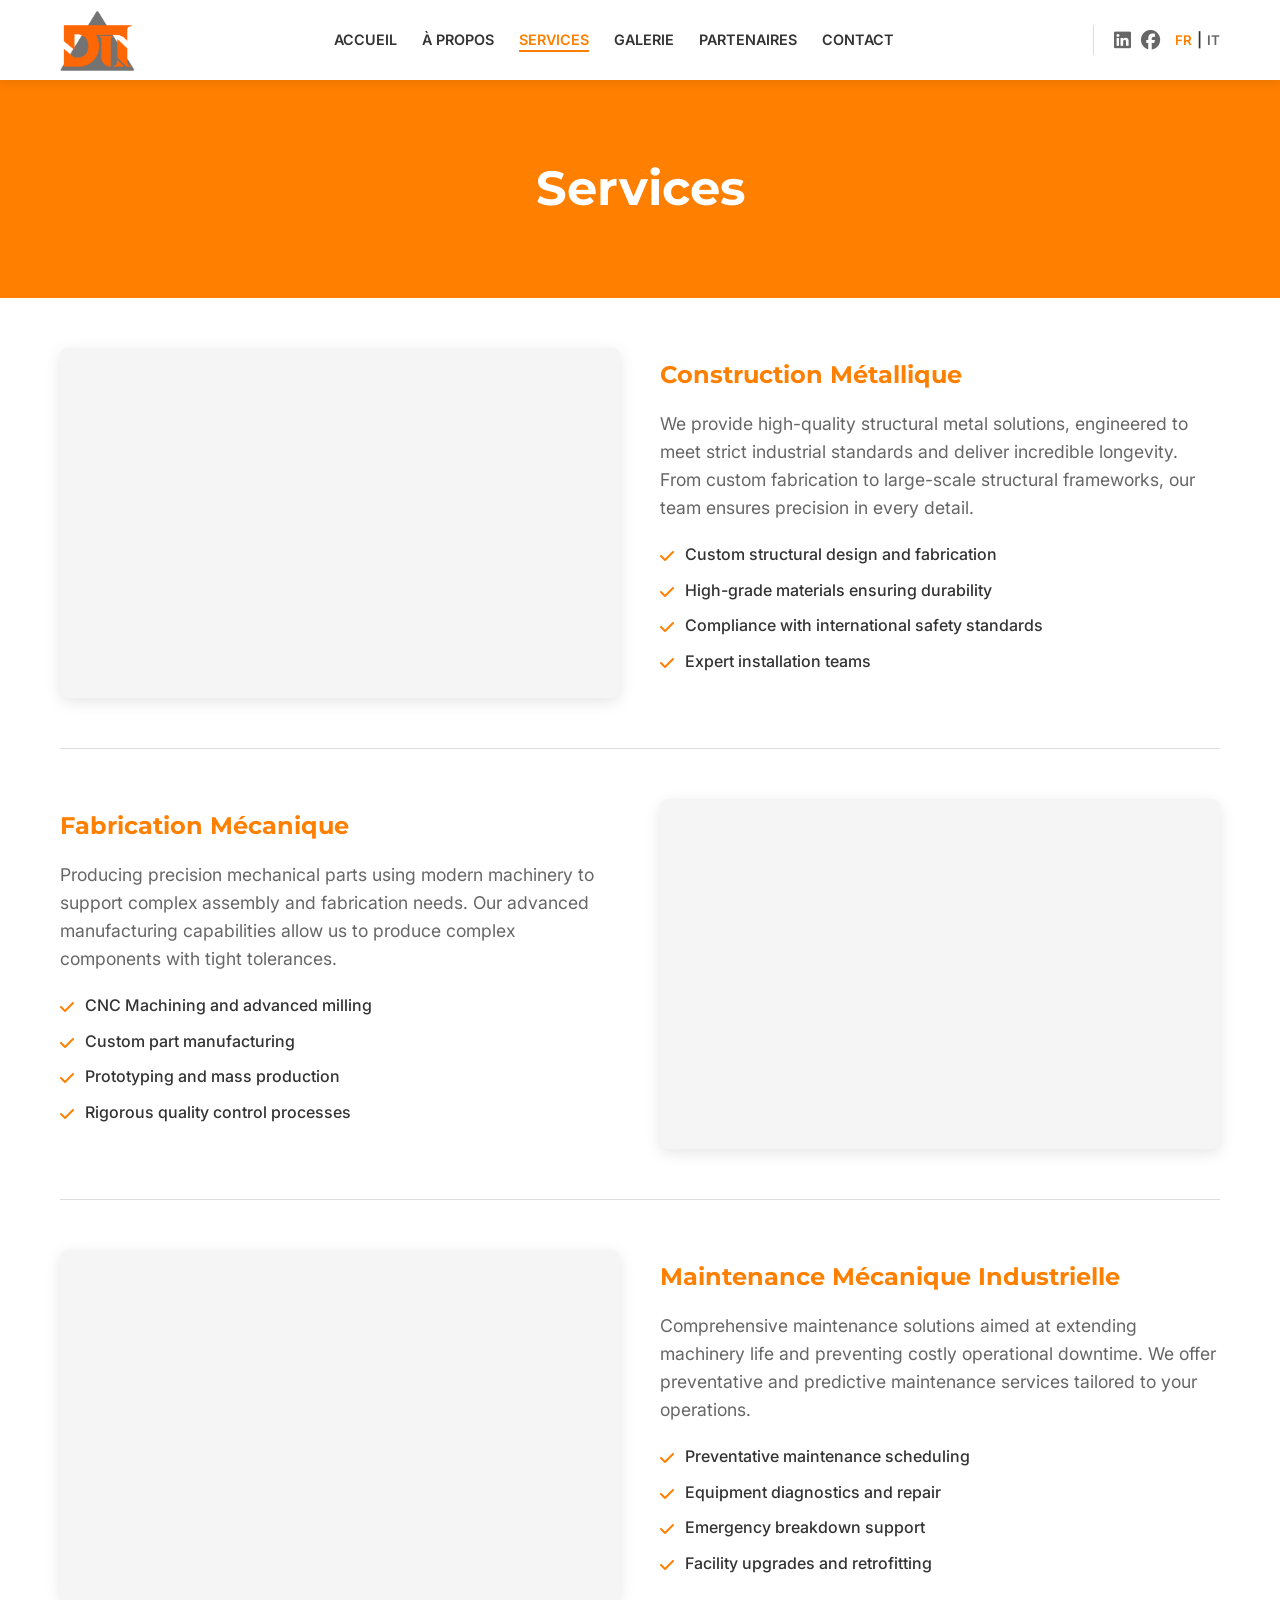
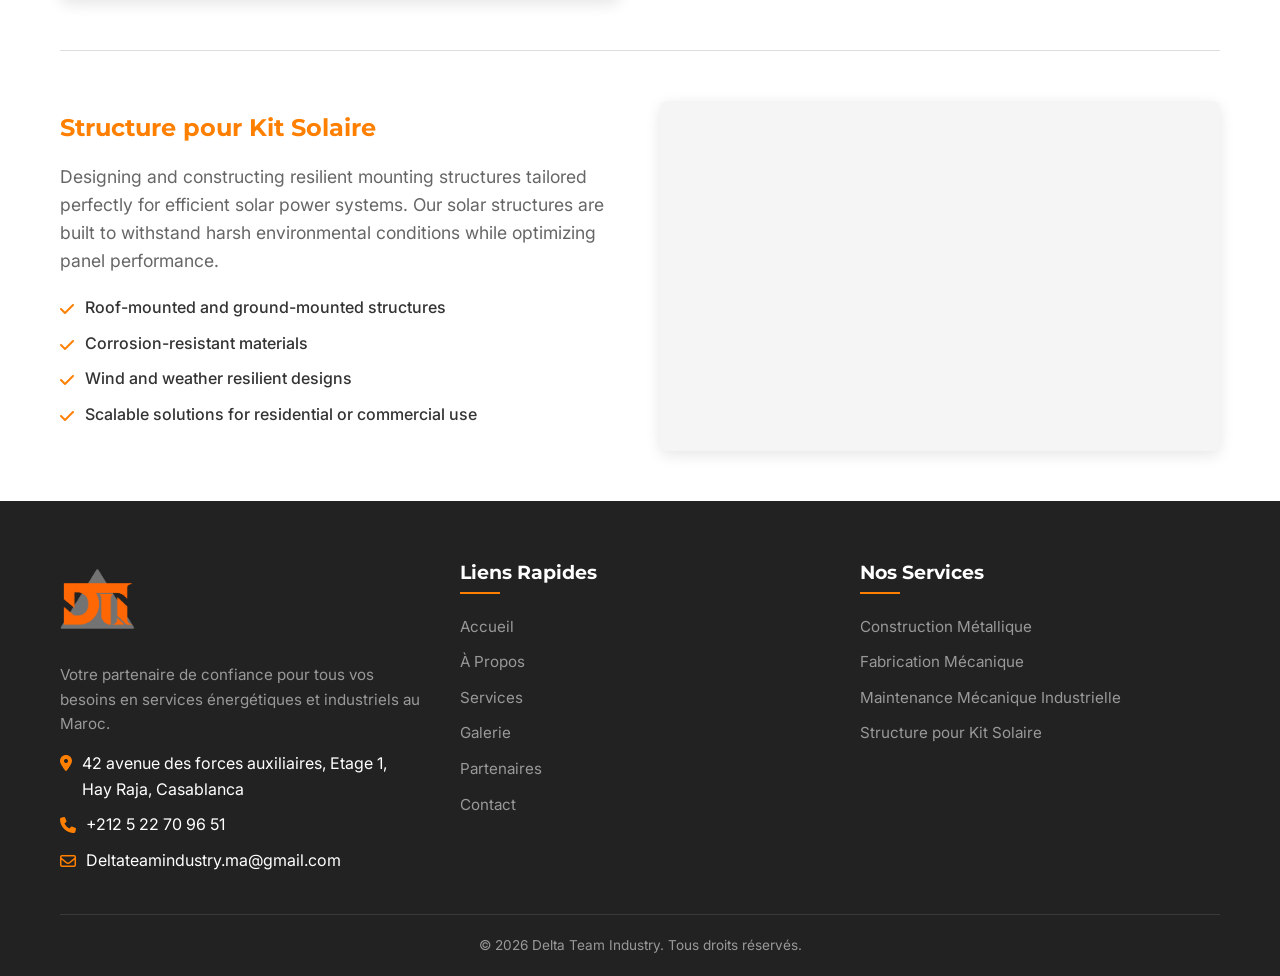
<file: orange 1/orange/services.html>
<!DOCTYPE html>
<html lang="en">
<head>
  <meta charset="UTF-8">
  <meta name="viewport" content="width=device-width, initial-scale=1.0">
  <meta name="description" content="Services of Delta Team Industry">
  <title>Delta Team Industry | Services</title>
  
  <link rel="preconnect" href="https://fonts.googleapis.com">
  <link rel="preconnect" href="https://fonts.gstatic.com" crossorigin>
  <link href="https://fonts.googleapis.com/css2?family=Inter:wght@400;500;600&family=Montserrat:wght@600;700;800&display=swap" rel="stylesheet">
  <link rel="stylesheet" href="https://cdnjs.cloudflare.com/ajax/libs/font-awesome/6.4.0/css/all.min.css">
  
  <link rel="stylesheet" href="css/style.css">
  
  <style>
    /* Services Page Styles */
    .page-hero {
      background-color: var(--primary-orange);
      color: var(--bg-white);
      padding: 80px 0;
      text-align: center;
      position: relative;
    }

    .page-hero h1 {
      font-size: 3rem;
      margin-bottom: 0;
      color: var(--bg-white);
    }
    
    .service-detail {
        padding: 50px 0;
        border-bottom: 1px solid var(--border-color);
    }

    .service-detail:last-child {
        border-bottom: none;
    }

    .service-detail-inner {
        display: flex;
        gap: 40px;
        align-items: center;
    }

    .service-detail:nth-child(even) .service-detail-inner {
        flex-direction: row-reverse;
    }

    .service-image {
        flex: 1;
        border-radius: 8px;
        overflow: hidden;
        box-shadow: 0 4px 15px rgba(0,0,0,0.1);
        height: 350px;
        background-color: var(--bg-light-gray);
        display: flex;
        align-items: center;
        justify-content: center;
        color: var(--text-gray);
        font-size: 4rem;
        background-size: cover;
        background-position: center;
    }

    .service-text {
        flex: 1;
    }

    .service-text h2 {
        color: var(--primary-orange);
        margin-bottom: 20px;
    }

    .service-text p {
        color: var(--text-gray);
        font-size: 1.1rem;
        margin-bottom: 20px;
    }

    .service-features {
        list-style: none;
        padding: 0;
    }

    .service-features li {
        margin-bottom: 10px;
        position: relative;
        padding-left: 25px;
        color: var(--text-dark);
        font-weight: 500;
    }

    .service-features li::before {
        content: '\f00c';
        font-family: 'Font Awesome 6 Free';
        font-weight: 900;
        position: absolute;
        left: 0;
        top: 2px;
        color: var(--primary-orange);
    }

    @media (max-width: 900px) {
        .service-detail-inner, .service-detail:nth-child(even) .service-detail-inner {
            flex-direction: column;
        }
        .service-image {
            width: 100%;
            height: 250px;
        }
    }
  </style>
</head>
<body>

  <!-- Header -->
  <header class="site-header">
    <div class="container header-container">
      <a href="index.html" class="logo-container">
        <img src="651883048_771370736047629_4408473075126551943_n.png" alt="Delta Team Industry Logo" class="site-logo">
      </a>

      <nav class="nav-container">
        <div class="main-nav">
          <ul>
            <li><a href="index.html" data-lang-key="nav_home">Home</a></li>
            <li><a href="about.html" data-lang-key="nav_about">About</a></li>
            <li><a href="services.html" class="active" data-lang-key="nav_services">Services</a></li>
            <li><a href="gallery.html" data-lang-key="nav_gallery">Gallery</a></li>
            <li><a href="partners.html" data-lang-key="nav_partners">Partners</a></li>
            <li><a href="contact.html" data-lang-key="nav_contact">Contact</a></li>
          </ul>
        </div>
        
        <div class="header-utils-mobile" style="display: none;">
          <div class="social-links">
            <a href="#" aria-label="LinkedIn"><i class="fa-brands fa-linkedin"></i></a>
            <a href="#" aria-label="Facebook"><i class="fa-brands fa-facebook"></i></a>
          </div>
          <div class="lang-switcher">
            <button class="lang-btn active" data-lang="fr">FR</button> |
            <button class="lang-btn" data-lang="it">IT</button>
          </div>
        </div>
      </nav>

      <div class="header-utils">
        <div class="social-links">
          <a href="#" aria-label="LinkedIn"><i class="fa-brands fa-linkedin"></i></a>
          <a href="#" aria-label="Facebook"><i class="fa-brands fa-facebook"></i></a>
        </div>
        <div class="lang-switcher">
          <button class="lang-btn active" data-lang="fr">FR</button> |
          <button class="lang-btn" data-lang="it">IT</button>
        </div>
      </div>

      <button class="menu-toggle" aria-label="Toggle Navigation">
        <i class="fa-solid fa-bars"></i>
      </button>
    </div>
  </header>

  <main>
    <section class="page-hero">
      <div class="container">
        <h1 data-lang-key="nav_services">Our Services</h1>
      </div>
    </section>

    <!-- Content -->
    <div class="container">
        
        <!-- Service 1: Metal Construction -->
        <section id="metal" class="service-detail">
            <div class="service-detail-inner">
                <div class="service-image" style="background-image: url('https://images.unsplash.com/photo-1504307651254-35680f356dfd?ixlib=rb-4.0.3&auto=format&fit=crop&w=800&q=80');"></div>
                <div class="service-text">
                    <h2 data-lang-key="srv_metal">Metal Construction</h2>
                    <p>We provide high-quality structural metal solutions, engineered to meet strict industrial standards and deliver incredible longevity. From custom fabrication to large-scale structural frameworks, our team ensures precision in every detail.</p>
                    <ul class="service-features">
                        <li>Custom structural design and fabrication</li>
                        <li>High-grade materials ensuring durability</li>
                        <li>Compliance with international safety standards</li>
                        <li>Expert installation teams</li>
                    </ul>
                </div>
            </div>
        </section>

        <!-- Service 2: Mechanical Manufacturing -->
        <section id="mech" class="service-detail">
            <div class="service-detail-inner">
                <div class="service-image" style="background-image: url('https://images.unsplash.com/photo-1581091226825-a6a2a5aee158?ixlib=rb-4.0.3&auto=format&fit=crop&w=800&q=80');"></div>
                <div class="service-text">
                    <h2 data-lang-key="srv_mech">Mechanical Manufacturing</h2>
                    <p>Producing precision mechanical parts using modern machinery to support complex assembly and fabrication needs. Our advanced manufacturing capabilities allow us to produce complex components with tight tolerances.</p>
                    <ul class="service-features">
                        <li>CNC Machining and advanced milling</li>
                        <li>Custom part manufacturing</li>
                        <li>Prototyping and mass production</li>
                        <li>Rigorous quality control processes</li>
                    </ul>
                </div>
            </div>
        </section>

        <!-- Service 3: Industrial Mechanical Maintenance -->
        <section id="maint" class="service-detail">
            <div class="service-detail-inner">
                <div class="service-image" style="background-image: url('https://images.unsplash.com/photo-1581092160562-40aa08e78837?ixlib=rb-4.0.3&auto=format&fit=crop&w=800&q=80');"></div>
                <div class="service-text">
                    <h2 data-lang-key="srv_maint">Industrial Mechanical Maintenance</h2>
                    <p>Comprehensive maintenance solutions aimed at extending machinery life and preventing costly operational downtime. We offer preventative and predictive maintenance services tailored to your operations.</p>
                    <ul class="service-features">
                        <li>Preventative maintenance scheduling</li>
                        <li>Equipment diagnostics and repair</li>
                        <li>Emergency breakdown support</li>
                        <li>Facility upgrades and retrofitting</li>
                    </ul>
                </div>
            </div>
        </section>

        <!-- Service 4: Structure for Solar Kit -->
        <section id="solar" class="service-detail">
            <div class="service-detail-inner">
                <div class="service-image" style="background-image: url('https://images.unsplash.com/photo-1508514177221-188b1cf16e9d?ixlib=rb-4.0.3&auto=format&fit=crop&w=800&q=80');"></div>
                <div class="service-text">
                    <h2 data-lang-key="srv_solar">Structure for Solar Kit</h2>
                    <p>Designing and constructing resilient mounting structures tailored perfectly for efficient solar power systems. Our solar structures are built to withstand harsh environmental conditions while optimizing panel performance.</p>
                    <ul class="service-features">
                        <li>Roof-mounted and ground-mounted structures</li>
                        <li>Corrosion-resistant materials</li>
                        <li>Wind and weather resilient designs</li>
                        <li>Scalable solutions for residential or commercial use</li>
                    </ul>
                </div>
            </div>
        </section>

    </div>
  </main>

  <!-- Footer -->
  <footer class="site-footer">
    <div class="container">
      <div class="footer-grid">

        <!-- About Col -->
        <div class="footer-col">
          <a href="index.html" style="display: inline-block; margin-bottom: 20px;">
            <img src="651883048_771370736047629_4408473075126551943_n.png" alt="Delta Team Industry Logo" class="site-logo">
          </a>
          <p style="margin-bottom: 15px;">Votre partenaire de confiance pour tous vos besoins en services énergétiques et industriels au Maroc.</p>
          <ul class="footer-contact" style="list-style: none; padding: 0;">
            <li style="margin-bottom: 10px; display: flex; align-items: flex-start; gap: 10px;">
              <i class="fa-solid fa-location-dot" style="color: var(--primary-orange); margin-top: 4px;"></i>
              <span>42 avenue des forces auxiliaires, Etage 1, Hay Raja, Casablanca</span>
            </li>
            <li style="margin-bottom: 10px; display: flex; align-items: center; gap: 10px;">
              <i class="fa-solid fa-phone" style="color: var(--primary-orange);"></i>
              <span style="direction: ltr; display: inline-block;">+212 5 22 70 96 51</span>
            </li>
            <li style="display: flex; align-items: center; gap: 10px;">
              <i class="fa-regular fa-envelope" style="color: var(--primary-orange);"></i>
              <span>Deltateamindustry.ma@gmail.com</span>
            </li>
          </ul>
        </div>

        <!-- Quick Links -->
        <div class="footer-col">
          <h4 data-lang-key="footer_quick_links">Quick Links</h4>
          <ul class="footer-links">
            <li><a href="index.html" data-lang-key="nav_home">Home</a></li>
            <li><a href="about.html" data-lang-key="nav_about">About</a></li>
            <li><a href="services.html" data-lang-key="nav_services">Services</a></li>
            <li><a href="gallery.html" data-lang-key="nav_gallery">Gallery</a></li>
            <li><a href="partners.html" data-lang-key="nav_partners">Partners</a></li>
            <li><a href="contact.html" data-lang-key="nav_contact">Contact</a></li>
          </ul>
        </div>

        <!-- Services -->
        <div class="footer-col">
          <h4 data-lang-key="footer_our_services">Our Services</h4>
          <ul class="footer-links">
            <li><a href="services.html#metal" data-lang-key="srv_metal">Metal Construction</a></li>
            <li><a href="services.html#mech" data-lang-key="srv_mech">Mechanical Manufacturing</a></li>
            <li><a href="services.html#maint" data-lang-key="srv_maint">Industrial Mechanical Maintenance</a></li>
            <li><a href="services.html#solar" data-lang-key="srv_solar">Structure for Solar Kit</a></li>
          </ul>
        </div>

      </div>

      <div class="footer-bottom">
        <p data-lang-key="footer_rights">&copy; 2026 Delta Team Industry. All rights reserved.</p>
      </div>
    </div>
  </footer>

  <script src="js/main.js"></script>
</body>
</html>
</file>
<file: orange 1/orange/css/style.css>
/* ==========================================================================
   CSS Variables & Global Settings
   ========================================================================== */
:root {
  /* Brand Colors */
  --primary-orange: #ff7f00; /* Adjust to exact logo shade if needed */
  --primary-orange-hover: #e06c00;
  --text-dark: #333333;
  --text-gray: #666666;
  --text-light: #999999;
  --bg-white: #ffffff;
  --bg-light-gray: #f5f5f5;
  --bg-dark-gray: #222222;
  --border-color: #dddddd;

  /* Typography */
  --font-family-body: 'Inter', -apple-system, BlinkMacSystemFont, 'Segoe UI', Roboto, Oxygen, Ubuntu, Cantarell, 'Open Sans', 'Helvetica Neue', sans-serif;
  --font-family-headings: 'Montserrat', var(--font-family-body);
  
  /* Layout */
  --container-width: 1200px;
  --header-height: 80px;

  /* Transitions */
  --transition-speed: 0.3s;
  --transition-ease: ease-in-out;
}

*, *::before, *::after {
  box-sizing: border-box;
  margin: 0;
  padding: 0;
}

html {
  font-size: 16px;
  scroll-behavior: smooth;
}

body {
  font-family: var(--font-family-body);
  color: var(--text-dark);
  line-height: 1.6;
  background-color: var(--bg-white);
  overflow-x: hidden;
  display: flex;
  flex-direction: column;
  min-height: 100vh;
}

main {
  flex-grow: 1;
  margin-top: var(--header-height);
}

h1, h2, h3, h4, h5, h6 {
  font-family: var(--font-family-headings);
  font-weight: 700;
  line-height: 1.2;
  margin-bottom: 1rem;
  color: var(--text-dark);
}

a {
  text-decoration: none;
  color: inherit;
  transition: color var(--transition-speed) var(--transition-ease);
}

img {
  max-width: 100%;
  height: auto;
  display: block;
}

ul {
  list-style: none;
}

.container {
  width: 100%;
  max-width: var(--container-width);
  margin: 0 auto;
  padding: 0 20px;
}

.btn {
  display: inline-block;
  padding: 12px 24px;
  background-color: var(--primary-orange);
  color: var(--bg-white);
  font-weight: 600;
  border: none;
  border-radius: 4px;
  cursor: pointer;
  transition: background-color var(--transition-speed) var(--transition-ease), transform calc(var(--transition-speed) / 2) var(--transition-ease);
  text-align: center;
}

.btn:hover {
  background-color: var(--primary-orange-hover);
  transform: translateY(-2px);
}

.btn-outline {
  background-color: transparent;
  border: 2px solid var(--primary-orange);
  color: var(--primary-orange);
}

.btn-outline:hover {
  background-color: var(--primary-orange);
  color: var(--bg-white);
}

.section {
  padding: 80px 0;
}

.section-title {
  text-align: center;
  font-size: 2.5rem;
  margin-bottom: 20px;
  position: relative;
  padding-bottom: 15px;
}

.section-title::after {
  content: '';
  position: absolute;
  bottom: 0;
  left: 50%;
  transform: translateX(-50%);
  width: 60px;
  height: 4px;
  background-color: var(--primary-orange);
}

/* ==========================================================================
   Header & Navigation
   ========================================================================== */
.site-header {
  position: fixed;
  top: 0;
  left: 0;
  width: 100%;
  height: var(--header-height);
  background-color: var(--bg-white);
  box-shadow: 0 2px 10px rgba(0, 0, 0, 0.1);
  z-index: 1000;
  display: flex;
  align-items: center;
}

.header-container {
  display: flex;
  justify-content: space-between;
  align-items: center;
  height: 100%;
}

.logo-container {
  display: flex;
  align-items: center;
  height: 100%;
}

.logo-container img, .site-logo {
  max-height: 75px; 
  width: auto;
  object-fit: contain;
}

.nav-container {
  display: flex;
  align-items: center;
  gap: 30px;
}

.main-nav ul {
  display: flex;
  gap: 25px;
}

.main-nav a {
  font-weight: 600;
  text-transform: uppercase;
  font-size: 0.9rem;
  position: relative;
}

.main-nav a.active,
.main-nav a:hover {
  color: var(--primary-orange);
}

.main-nav a::after {
  content: '';
  position: absolute;
  bottom: -4px;
  left: 0;
  width: 0;
  height: 2px;
  background-color: var(--primary-orange);
  transition: width var(--transition-speed) var(--transition-ease);
}

.main-nav a:hover::after,
.main-nav a.active::after {
  width: 100%;
}

/* Header Utilities (Socials & Lang) */
.header-utils {
  display: flex;
  align-items: center;
  gap: 15px;
  border-left: 1px solid var(--border-color);
  padding-left: 20px;
}

.social-links {
  display: flex;
  gap: 10px;
}

.social-links a {
  color: var(--text-gray);
  font-size: 1.2rem;
}

.social-links a:hover {
  color: var(--primary-orange);
}

.lang-switcher {
  display: flex;
  gap: 5px;
  font-weight: 600;
  font-size: 0.9rem;
}

.lang-switcher button {
  background: none;
  border: none;
  cursor: pointer;
  color: var(--text-gray);
  font-family: inherit;
  font-weight: inherit;
  padding: 0;
  transition: color var(--transition-speed);
}

.lang-switcher button:hover {
  color: var(--primary-orange);
}

.lang-switcher button.active {
  color: var(--primary-orange);
}

/* Mobile Menu Toggle */
.menu-toggle {
  display: none;
  background: none;
  border: none;
  cursor: pointer;
  font-size: 1.5rem;
  color: var(--text-dark);
}

/* ==========================================================================
   Footer
   ========================================================================== */
.site-footer {
  background-color: var(--bg-dark-gray);
  color: var(--bg-white);
  padding: 60px 0 20px;
}

.footer-grid {
  display: grid;
  grid-template-columns: repeat(auto-fit, minmax(250px, 1fr));
  gap: 40px;
  margin-bottom: 40px;
}

.footer-col h4 {
  color: var(--bg-white);
  font-size: 1.2rem;
  margin-bottom: 20px;
  position: relative;
  padding-bottom: 10px;
}

.footer-col h4::after {
  content: '';
  position: absolute;
  bottom: 0;
  left: 0;
  width: 40px;
  height: 2px;
  background-color: var(--primary-orange);
}

.footer-col p {
  color: var(--text-light);
  font-size: 0.95rem;
  line-height: 1.6;
}

.footer-links li {
  margin-bottom: 10px;
}

.footer-links a {
  color: var(--text-light);
  font-size: 0.95rem;
  display: inline-block;
}

.footer-links a:hover {
  color: var(--primary-orange);
  transform: translateX(5px);
}

.footer-bottom {
  text-align: center;
  padding-top: 20px;
  border-top: 1px solid rgba(255, 255, 255, 0.1);
  color: var(--text-light);
  font-size: 0.85rem;
}

/* ==========================================================================
   Responsive Utilities
   ========================================================================== */
@media (max-width: 992px) {
  .header-utils {
    display: none; /* Hide utils on smaller screens, move to mobile menu */
  }
  
  .menu-toggle {
    display: block;
  }

  .nav-container {
    position: fixed;
    top: var(--header-height);
    left: -100%;
    width: 100%;
    height: calc(100vh - var(--header-height));
    background-color: var(--bg-white);
    flex-direction: column;
    justify-content: flex-start;
    padding: 40px 20px;
    gap: 30px;
    transition: left var(--transition-speed) var(--transition-ease);
    box-shadow: inset 0 2px 5px rgba(0,0,0,0.05);
  }

  .nav-container.open {
    left: 0;
  }

  .main-nav ul {
    flex-direction: column;
    align-items: center;
    gap: 20px;
  }
  
  .main-nav a {
    font-size: 1.2rem;
  }

  /* Duplicate utils for mobile menu */
  .nav-container > .header-utils-mobile {
    display: flex;
    flex-direction: column;
    align-items: center;
    gap: 20px;
    border-top: 1px solid var(--border-color);
    padding-top: 20px;
    width: 100%;
  }
}
</file>
